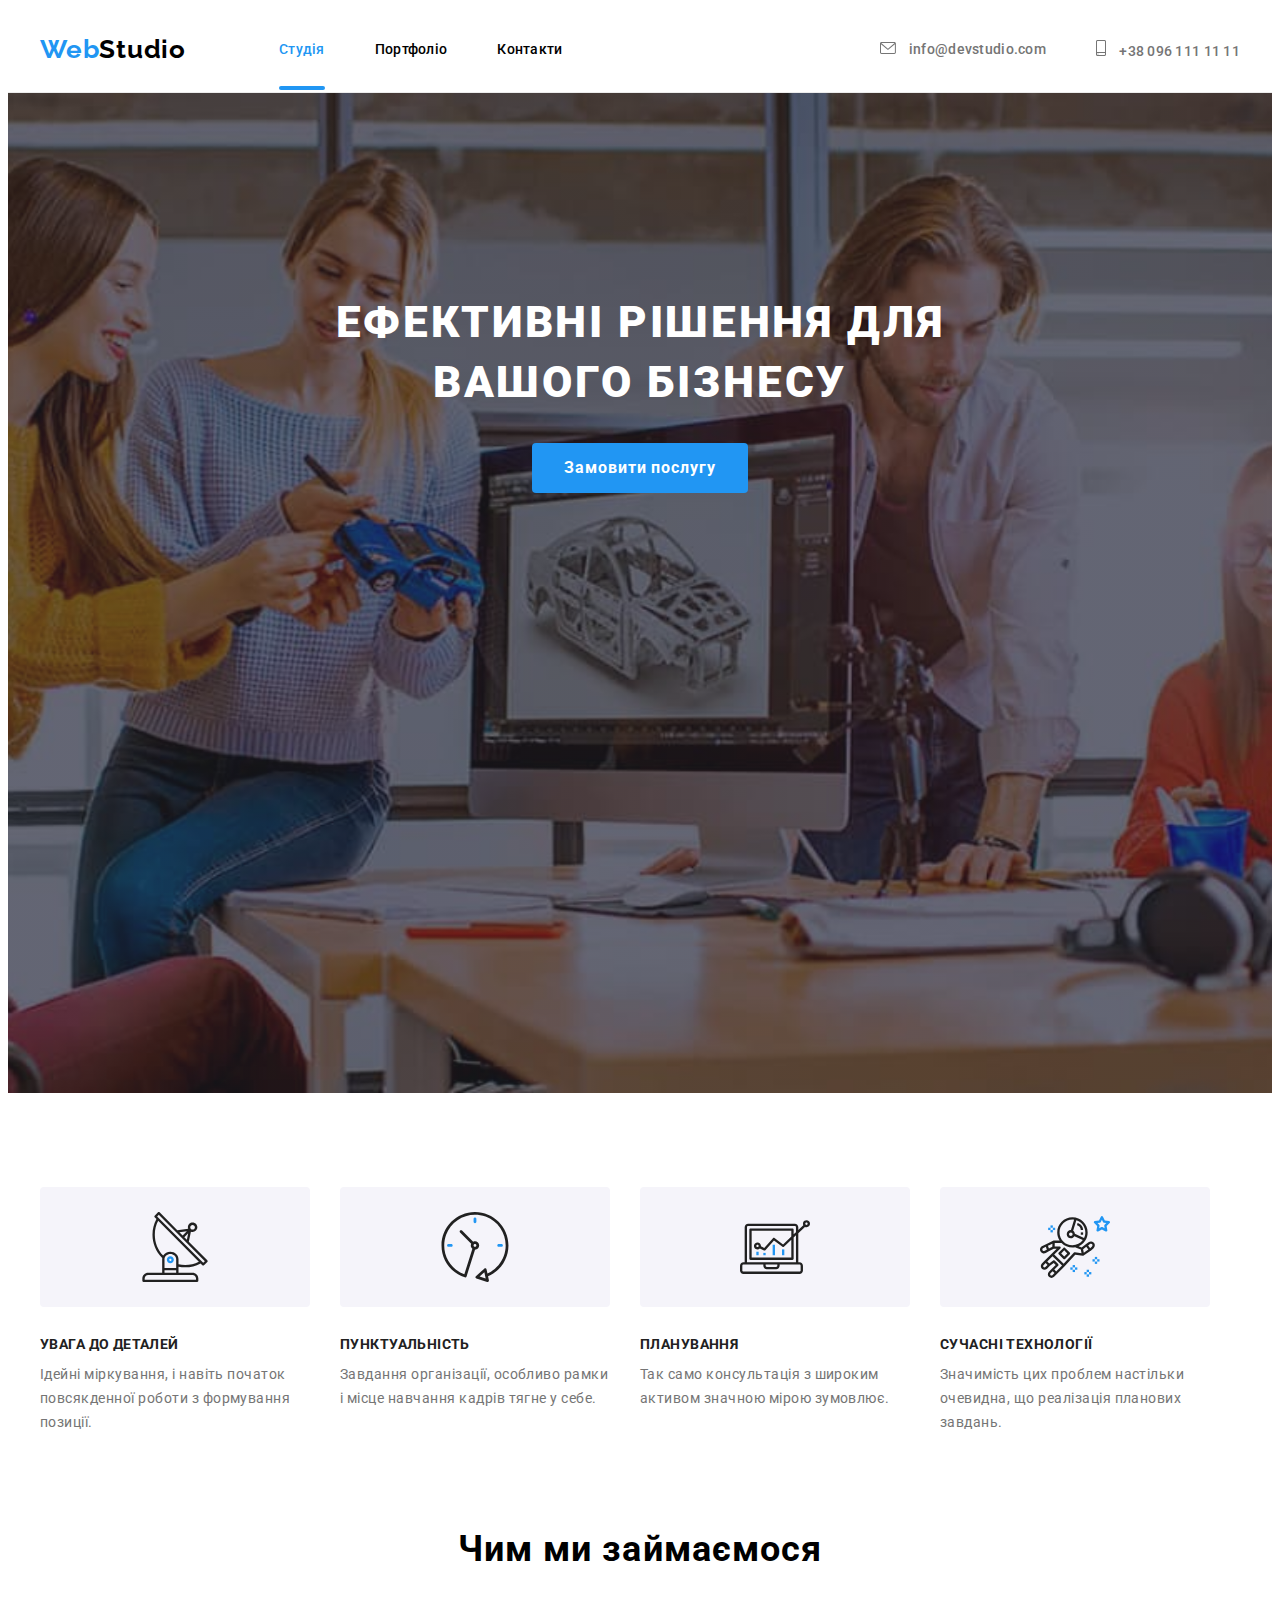
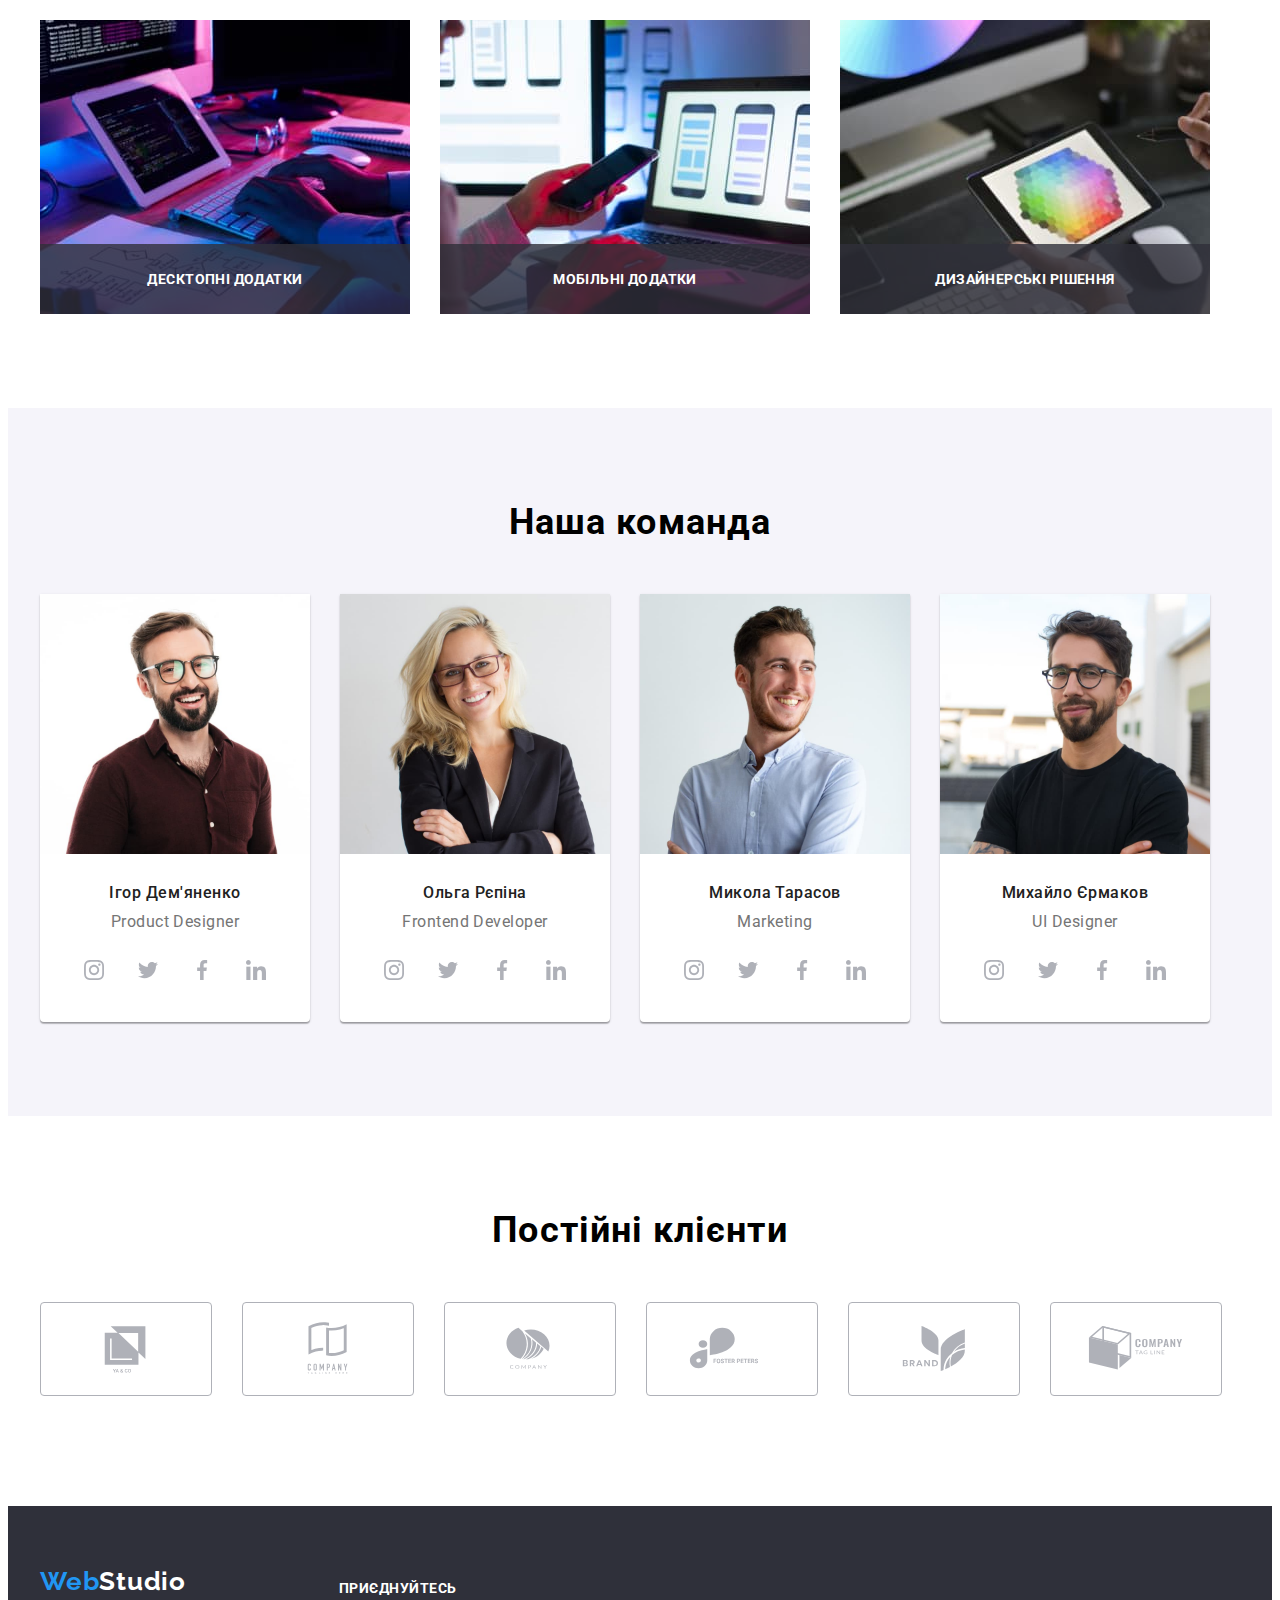
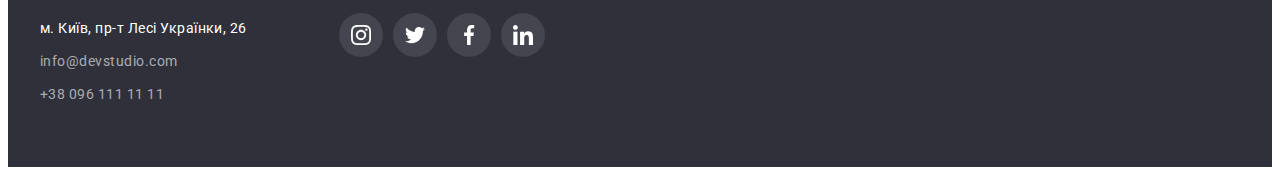
<file: index.html>
<!DOCTYPE html>
<html lang="uk">
  <head>
    <meta charset="UTF-8" />
    <meta http-equiv="X-UA-Compatible" content="IE=edge" />
    <meta name="viewport" content="width=device-width, initial-scale=1.0" />
    <title>Document</title>
    <link rel="preconnect" href="https://fonts.googleapis.com">
    <link rel="preconnect" href="https://fonts.gstatic.com" crossorigin>
    <link href="https://fonts.googleapis.com/css2?family=Raleway:wght@700&family=Roboto:wght@400;500;700;900&display=swap" rel="stylesheet">
    <link rel="stylesheet" href="https://cdnjs.cloudflare.com/ajax/libs/modern-normalize/1.1.0/modern-normalize.min.css" integrity="sha512-wpPYUAdjBVSE4KJnH1VR1HeZfpl1ub8YT/NKx4PuQ5NmX2tKuGu6U/JRp5y+Y8XG2tV+wKQpNHVUX03MfMFn9Q==" crossorigin="anonymous" referrerpolicy="no-referrer" >
    <link rel="stylesheet" href="./css/styles.css">
  </head>
  <body>
    <!--Шапка сторінки-->
    
    <header class="header border">
       <div class="container header">
          <nav class="nav-header">
             <a class="logo header" href=""><span class="accent">Web</span>Studio</a>
              <ul class="list site-nav">
               <li class="item"><a href="" class="link current">Студія</a></li>
               <li class="item"><a href="./portfolio.html" class="link " >Портфоліо</a></li>
               <li class="item"><a href="" class="link" >Контакти</a></li>
              </ul>
          </nav>
              <ul class="list connect-nav " >
                <li class="item">
                  <a href="mailto:info@devstudio.com" class="link">
                    <svg class="header-contact-icon" width="16" height="12">
                    <use href="./images/icons.svg#icon-envelope"></use>
                  </svg>
                    info@devstudio.com</a>
                </li>
                <li class="item">
                  <a href="tel:+380961111111" class="link">
                    <svg class="header-contact-icon" width="10" height="16">
                     <use href="./images/icons.svg#icon-smartphone"></use>
                  </svg> 
                    +38 096 111 11 11</a>
                </li>
              </ul>  
       </div>
    </header>
  
    <!--Унікальний контент сторінки-->
    <main>
      <section class="hero overlay">
        <div class="container">
          <h1>Ефективні рішення для вашого бізнесу</h1>
          <button data-modal-open type="button" class="button">Замовити послугу</button>
        
        </div>
      </section>
      <section class="section heading">
       <div class="container">
        <!--Прихований заголовок-->
        <h2 class="visually-hidden">Особливості</h2>
        <ul class="list features">
          <li class="style">
            <div class="icons">
              <svg
                width="70" height="70">
                <use href="./images/icons.svg#icon-antenna"></use>
              </svg>
            </div>
            <h3 class="title" >Увага до деталей</h3>
            <p  class="text">
              Ідейні міркування, і навіть початок повсякденної роботи з
              формування позиції.
            </p>
          </li>
          <li class="style">
            <div class="icons">
              <svg
               width="70" height="70">
                <use href="./images/icons.svg#icon-clock"></use>
              </svg>
            </div>
            <h3 class="title" >Пунктуальність</h3>
            <p class="text">
              Завдання організації, особливо рамки і місце навчання кадрів тягне у себе.
            </p>
          </li>
          <li class="style">
            <div class="icons">
              <svg
               width="70" height="70">
                <use href="./images/icons.svg#icon-diagram"></use>
              </svg>
            </div>
            <h3 class="title" >Планування</h3>
            <p class="text">
              Так само консультація з широким активом значною мірою зумовлює.
            </p>
          </li>
          <li class="style">
            <div class="icons">
              <svg
               width="70" height="70">
                <use href="./images/icons.svg#icon-astronaut"></use>
              </svg>
            </div>
            <h3 class="title" >Сучасні технології</h3>
            <p class="text">
              Значимість цих проблем настільки очевидна, що реалізація планових
              завдань.
            </p>
          </li>
        </ul>
       </div>
      </section>
      <section class="section">
       <div class="container">
        <h2 class="section-title">Чим ми займаємося</h2>
        <ul class="list">
          <li class="img-work">
            <div class="box-work">Десктопні додатки</div>
            <img
              src="./images/keyboard.jpg"
              alt=" робота на клавіатурі"
              width="370"
              height="294"
            />
          </li>
          <li class="img-work">
            <div class="box-work">Мобільні додатки</div>
            <img
              src="./images/phone.jpg"
              alt="робота з телефоном"
              width="370"
              height="294"
            />
          </li>
          <li class="img-work">
            <div class="box-work">Дизайнерські рішення</div>
            <img
              src="./images/tablet.jpg"
              alt="робота на планшеті"
              width="370"
              height="294"
            />
          </li>
        </ul>
       </div>
      </section>
      <!-- Наша команда -->
      <section class="team section">
       <div class="container">
        <h2 class="section-title">Наша команда</h2>
        <ul class="list">
          <li class="img-photo">
            <img
              src="./images/product.jpg"
              alt="фото Ігора Дем'яненко"
              width="270"
              height="260"
            />
           <div class="content">
            <h3 class="section-team">Ігор Дем'яненко</h3>
            <p class="section-post">Product Designer</p>
           </div>
           <!-- Socials Ігора Демяненко-->
           <div class="socials-team">
           <ul class="socials-list-team">
            <li class="socials-item">
              <a class="socials-link-team" href="#">
                <svg width="20" height="20">
                  <use href="./images/icons.svg#icon-instagram"></use>
                </svg>
              </a>
            </li>
            <li class="socials-item">
              <a class="socials-link-team" href="#">
                <svg  width="20" height="20">
                  <use href="./images/icons.svg#icon-twitter"></use>
                </svg>
              </a>
            </li>
            <li class="socials-item">
              <a class="socials-link-team" href="#">
                <svg  width="20" height="20">
                  <use href="./images/icons.svg#icon-facebook"></use>
                </svg>
              </a>
            </li>
            <li class="socials-item">
              <a class="socials-link-team" href="#">
                <svg  width="20" height="20">
                  <use href="./images/icons.svg#icon-linkedin"></use>
               </svg>
              </a>
            </li>
          </ul>
        </div>
          </li>
          <li class="img-photo">
            <img
              src="./images/frontend.jpg"
              alt="фото Ольги Рєпіної"
              width="270"
              height="260"
            />
           <div class="content">
            <h3 class="section-team">Ольга Рєпіна</h3>
            <p class="section-post">Frontend Developer</p>
           </div>
           <!-- Socials Ольга Рєпіна-->
           <div class="socials-team">
           <ul class="socials-list-team">
            <li class="socials-item">
              <a class="socials-link-team" href="#">
                <svg width="20" height="20">
                  <use href="./images/icons.svg#icon-instagram"></use>
                </svg>
              </a>
            </li>
            <li class="socials-item">
              <a class="socials-link-team" href="#">
                <svg  width="20" height="20">
                  <use href="./images/icons.svg#icon-twitter"></use>
                </svg>
              </a>
            </li>
            <li class="socials-item">
              <a class="socials-link-team" href="#">
                <svg  width="20" height="20">
                  <use href="./images/icons.svg#icon-facebook"></use>
                </svg>
              </a>
            </li>
            <li class="socials-item">
              <a class="socials-link-team" href="#">
                <svg  width="20" height="20">
                  <use href="./images/icons.svg#icon-linkedin"></use>
               </svg>
              </a>
            </li>
          </ul>
        </div>
          </li>
          <li class="img-photo">
            <img
              src="./images/marketing.jpg"
              alt="фото Миколи Тарасова"
              width="270"
              height="260"
            />
           <div class="content">
            <h3 class="section-team">Микола Тарасов</h3>
            <p class="section-post">Marketing</p>
           </div>
           <!-- Socials Микола Тарасов -->
           <div class="socials-team">
           <ul class="socials-list-team">
            <li class="socials-item">
              <a class="socials-link-team" href="#">
                <svg width="20" height="20">
                  <use href="./images/icons.svg#icon-instagram"></use>
                </svg>
              </a>
            </li>
            <li class="socials-item">
              <a class="socials-link-team" href="#">
                <svg  width="20" height="20">
                  <use href="./images/icons.svg#icon-twitter"></use>
                </svg>
              </a>
            </li>
            <li class="socials-item">
              <a class="socials-link-team" href="#">
                <svg  width="20" height="20">
                  <use href="./images/icons.svg#icon-facebook"></use>
                </svg>
              </a>
            </li>
            <li class="socials-item">
              <a class="socials-link-team" href="#">
                <svg  width="20" height="20">
                  <use href="./images/icons.svg#icon-linkedin"></use>
               </svg>
              </a>
            </li>
          </ul>
        </div>
          </li>
          <li class="img-photo">
            <img
              src="./images/designer.jpg"
              alt="фото Михайла Єрмакова"
              width="270"
              height="260"
            />
           <div class="content">
            <h3 class="section-team">Михайло Єрмаков</h3>
            <p class="section-post">UI Designer</p>
           </div>
           <!-- Socials Михайло Єрмаков-->
           <div class="socials-team">
           <ul class="socials-list-team">
            <li class="socials-item">
              <a class="socials-link-team" href="#">
                <svg width="20" height="20">
                  <use href="./images/icons.svg#icon-instagram"></use>
                </svg>
              </a>
            </li>
            <li class="socials-item">
              <a class="socials-link-team" href="#">
                <svg  width="20" height="20">
                  <use href="./images/icons.svg#icon-twitter"></use>
                </svg>
              </a>
            </li>
            <li class="socials-item">
              <a class="socials-link-team" href="#">
                <svg  width="20" height="20">
                  <use href="./images/icons.svg#icon-facebook"></use>
                </svg>
              </a>
            </li>
            <li class="socials-item">
              <a class="socials-link-team" href="#">
                <svg  width="20" height="20">
                  <use href="./images/icons.svg#icon-linkedin"></use>
               </svg>
              </a>
            </li>
          </ul>
        </div>
          </li>
        </ul>
       </div>
      </section>
      <!-- Постійні клієнти -->
      <section class="section">
        <div class="container">
          <h2 class="section-title">Постійні клієнти</h2>
              <ul class="clients-list">
                <li class="clients-item">
                  <a class="clients-link" href="#">
                    <svg width="106" height="60">
                      <use href="./images/icons.svg#icon-yaco"></use>
                    </svg>
                  </a>
                </li>
                <li class="clients-item">
                  <a class="clients-link" href="#">
                    <svg width="106" height="60">
                      <use href="./images/icons.svg#icon-tagline"></use>
                    </svg>
                  </a>
                </li>
                <li class="clients-item">
                  <a class="clients-link" href="#">
                    <svg width="106" height="60">
                      <use href="./images/icons.svg#icon-company"></use>
                    </svg>
                  </a>
                </li>
                <li class="clients-item">
                  <a class="clients-link" href="#">
                    <svg width="106" height="60">
                      <use href="./images/icons.svg#icon-foster"></use>
                    </svg>
                  </a>
                </li>
                <li class="clients-item">
                  <a class="clients-link" href="#">
                    <svg width="106" height="60">
                      <use href="./images/icons.svg#icon-brand"></use>
                    </svg>
                  </a>
                </li>
                <li class="clients-item">
                  <a class="clients-link" href="#">
                    <svg width="106" height="60">
                      <use href="./images/icons.svg#icon-company-tag"></use>
                    </svg>
                  </a>
                </li>
              </ul>
            <!-- </div> -->
        </div>
      </section>
    </main>
              <!--Підвал сторінки-->
    <footer class="footer">
      <div class="container footer-container">
        <div class="footer-contacts">
         <a class="logo" href=""><span class="accent">Web</span>Studio</a>
          <address>
            <div class="contacts">
              <ul class="address">
                <li>
                  <a  class="mapa" href="https://goo.gl/maps/CPtrU1FHBa2aNyZL9" target="_blank" rel="noopener noreferrer nofollow">м. Київ, пр-т Лесі Українки, 26</a>
                </li>
                <li class="links">
                  <a class="link" href="mailto:info@devstudio.com">info@devstudio.com</a>
                </li>
                <li class="links">
                  <a class="link" href="tel:+380961111111">+38 096 111 11 11</a>
                 </li>
               </ul>
            </div>
          </address>
           </div> 
            <!-- Socials list -->
            <div class="social">
              <b class="appeal">Приєднуйтесь</b>
              <ul class="socials-list">
                <li class="socials-item">
                  <a class="socials-link" href="#">
                    <svg width="20" height="20">
                      <use href="./images/icons.svg#icon-instagram"></use>
                    </svg>
                  </a>
                </li>
                <li class="socials-item">
                  <a class="socials-link" href="#">
                    <svg  width="20" height="20">
                      <use href="./images/icons.svg#icon-twitter"></use>
                    </svg>
                  </a>
                </li>
                <li class="socials-item">
                  <a class="socials-link" href="#">
                    <svg  width="20" height="20">
                      <use href="./images/icons.svg#icon-facebook"></use>
                    </svg>
                  </a>
                </li>
                <li class="socials-item">
                  <a class="socials-link" href="#">
                    <svg  width="20" height="20">
                      <use href="./images/icons.svg#icon-linkedin"></use>
                   </svg>
                  </a>
                </li>
              </ul>
            </div>
       </div>
    </footer>
    <!-- МОДАЛЬНЕ ВІКНО -->
    <div data-modal class="backdrop is-hidden" >
      <div class="modal">
        <button class="btn-close" type="button" data-modal-close>
          <svg class="svg-close" width="11px" height="11px">
          <use href="./images/icons.svg#icon-Vector"></use>
        </svg></button>
      </div>
    </div>
    <script src="./js/modal.js"></script>
  </body>
</html>
</file>
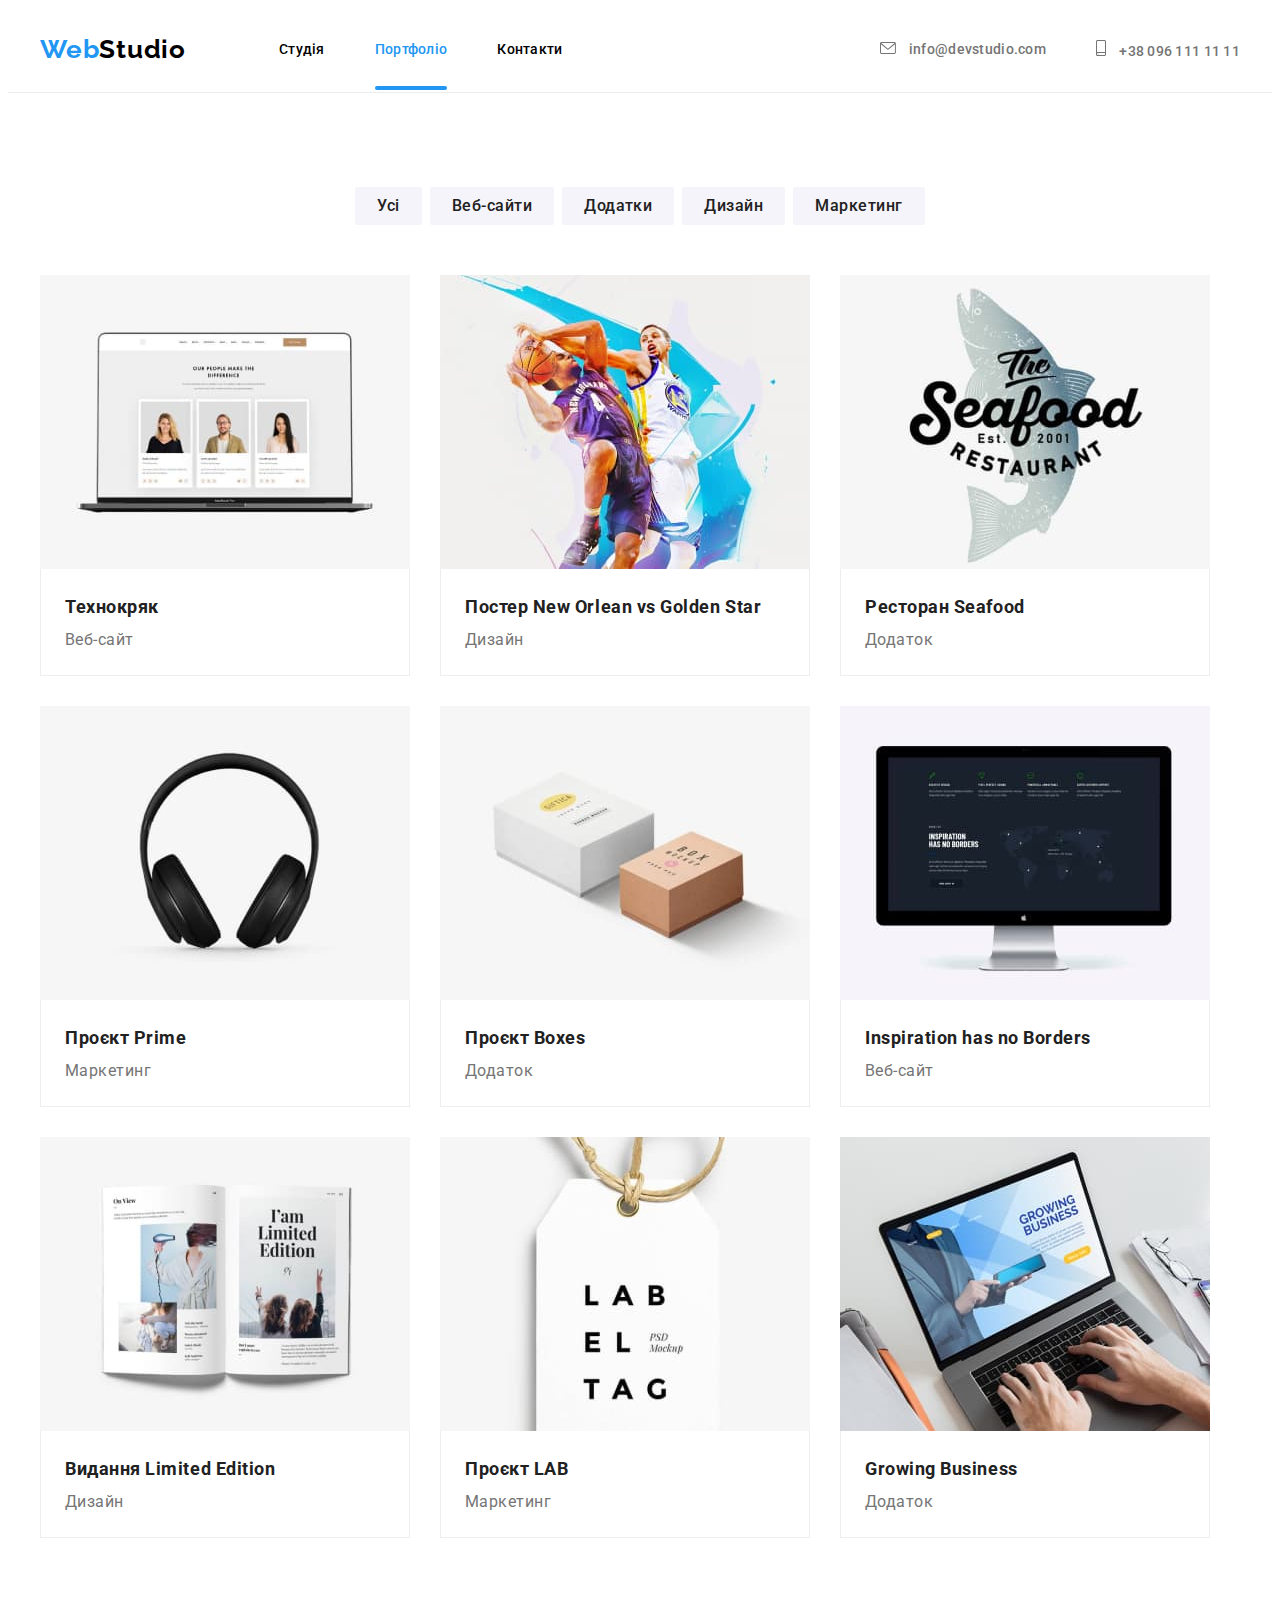
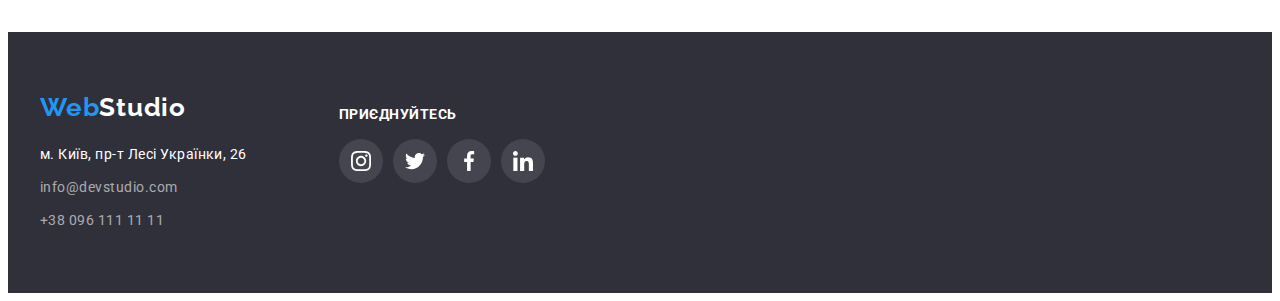
<file: portfolio.html>
<!DOCTYPE html>
<html lang="en">
<head>
    <meta charset="UTF-8">
    <meta http-equiv="X-UA-Compatible" content="IE=edge">
    <meta name="viewport" content="width=device-width, initial-scale=1.0">
    <title>Portfolio</title>
    <link rel="preconnect" href="https://fonts.googleapis.com">
    <link rel="preconnect" href="https://fonts.gstatic.com" crossorigin>
    <link href="https://fonts.googleapis.com/css2?family=Raleway:wght@700&family=Roboto:wght@400;500;700&display=swap" rel="stylesheet">
    <link rel="stylesheet" href="https://cdnjs.cloudflare.com/ajax/libs/modern-normalize/1.1.0/modern-normalize.min.css" integrity="sha512-wpPYUAdjBVSE4KJnH1VR1HeZfpl1ub8YT/NKx4PuQ5NmX2tKuGu6U/JRp5y+Y8XG2tV+wKQpNHVUX03MfMFn9Q==" crossorigin="anonymous" referrerpolicy="no-referrer" >
    <link rel="stylesheet" href="./css/styles.css">
</head>
<body>
    <!--Шапка сторінки-->
    
    <header class="header border">
      <div class="container header">
        <nav class="nav-header">
          <a class="logo header" href=""><span class="accent">Web</span>Studio</a>
          <ul class="list site-nav">
            <li class="item"><a href="./index.html" class="link">Студія</a></li>
            <li class="item"><a href="./portfolio.html" class="link current" >Портфоліо</a></li>
            <li class="item"><a href="" class="link" >Контакти</a></li>
          </ul>
        </nav>
        <ul class="list connect-nav " >
          <li class="item">
            <a href="" class="link">
              <svg class="header-contact-icon"
                width="16" height="12">
                <use href="./images/icons.svg#icon-envelope"></use>
            </svg>
              info@devstudio.com</a>
          </li>
          <li class="item">
            <a href="" class="link">
              <svg class="header-contact-icon"
                 width="10" height="16">
                  <use href="./images/icons.svg#icon-smartphone"></use>
            </svg> 
              +38 096 111 11 11</a>
          </li>
        </ul>
      </div>
    </header>
    
      <!--Унікальний контент сторінки-->
      <main>
        <section class="section">
          <div class="container">
             <h1 class="visually-hidden">Портфоліо</h1>
              <ul class="list portfolio">
                <li class="item-btn"><button type="button" class="btn">Усі</button></li>
                <li class="item-btn"><button type="button" class="btn">Веб-сайти</button></li>
                <li class="item-btn"><button type="button" class="btn">Додатки</button></li>
                <li class="item-btn"><button type="button" class="btn">Дизайн</button></li>
                <li class="item-btn"><button type="button" class="btn">Маркетинг</button></li>
              </ul>
            <ul class="gallery">
                <li class="element">
                  <a class="work-link" href="">
                    <div class="img-overlay">
                      <img src="./images/technokriak.jpg" alt="Дві жінки та один чоловік посміхаються">
                      <div class="features-card-overlay">
                        <p class="portfolio-overlay">
                         Ресурс пропонує комплексні пропозиції з різним рівнем функціоналу та сервісів. Все це дозволить відвідувачу отримати вичерпні відомості про компанію чи приватну особу.
                        </p> 
                      </div>
                    </div>
                 
                    <div class="flex-border">
                      <h2 class="gallery-title">Технокряк</h2>
                      <p class="gallery-desc">Веб-сайт</p>
                    </div>
                  </a>
                </li>
                <li class="element">
                  <a class="work-link" href="">
                    <div class="img-overlay">
                      <img src="./images/poster.jpg" alt="Два чоловіка з мячем грають в баскетбол">
                      <div class="features-card-overlay">
                        <p class="portfolio-overlay">
                          Ресурс пропонує комплексні пропозиції з різним   рівнем функціоналу та сервісів. Все це дозволить відвідувачу отримати вичерпні відомості про компанію чи приватну особу.
                        </p> 
                      </div>
                    </div>
                    <div class="flex-border">
                    <h2 class="gallery-title">Постер New Orlean vs Golden Star</h2>
                    <p class="gallery-desc">Дизайн</p>
                    </div>
                 </a>
                </li>
                <li class="element" >
                  <a class="work-link" href="">
                    <div class="img-overlay">
                      <img src="./images/restaurant.jpg" alt="">
                      <div class="features-card-overlay">
                        <p class="portfolio-overlay">
                          Ресурс пропонує комплексні пропозиції з різним   рівнем функціоналу та сервісів. Все це дозволить відвідувачу отримати вичерпні відомості про компанію чи приватну особу.
                        </p> 
                      </div>
                    </div>
                    <div class="flex-border">
                    <h2 class="gallery-title">Ресторан Seafood</h2>
                    <p class="gallery-desc">Додаток</p>
                    </div>
                 </a>
                </li>
                <li class="element">
                  <a class="work-link" href="">
                    <div class="img-overlay">
                      <img src="./images/prime.jpg" alt="чорні навушники">
                      <div class="features-card-overlay">
                        <p class="portfolio-overlay">
                          Ресурс пропонує комплексні пропозиції з різним   рівнем функціоналу та сервісів. Все це дозволить відвідувачу отримати вичерпні відомості про компанію чи приватну особу.
                        </p> 
                      </div>
                    </div>
                    <div class="flex-border">
                    <h2 class="gallery-title">Проєкт Prime</h2>
                    <p class="gallery-desc">Маркетинг</p>
                    </div>
                 </a>
                </li>
                <li class="element">
                  <a class="work-link" href="">
                    <div class="img-overlay">
                      <img src="./images/boxes.jpg" alt="Дві коробки біла велика та коричнева поменше">
                      <div class="features-card-overlay">
                        <p class="portfolio-overlay">
                          Ресурс пропонує комплексні пропозиції з різним   рівнем функціоналу та сервісів. Все це дозволить відвідувачу отримати вичерпні відомості про компанію чи приватну особу.
                        </p> 
                      </div>
                    </div>
                    <div class="flex-border">
                    <h2 class="gallery-title">Проєкт Boxes</h2>
                    <p class="gallery-desc">Додаток</p>
                    </div>
                  </a>
                </li>
                <li class="element" >
                  <a class="work-link" href="">
                    <div class="img-overlay">
                      <img src="./images/inspiration.jpg" alt="Чорний окремий монітор з білими надписами">
                      <div class="features-card-overlay">
                        <p class="portfolio-overlay">
                          Ресурс пропонує комплексні пропозиції з різним   рівнем функціоналу та сервісів. Все це дозволить відвідувачу отримати вичерпні відомості про компанію чи приватну особу.
                        </p> 
                      </div>
                    </div>
                    <div class="flex-border">
                    <h2 class="gallery-title">Inspiration has no Borders</h2>
                    <p class="gallery-desc">Веб-сайт</p>
                    </div>
                  </a>
                </li>
                <li class="element">
                  <a class="work-link" href="">
                    <div class="img-overlay">
                      <img src="./images/journal.jpg" alt="Відкритий журнал з картинками">
                      <div class="features-card-overlay">
                        <p class="portfolio-overlay">
                          Ресурс пропонує комплексні пропозиції з різним   рівнем функціоналу та сервісів. Все це дозволить відвідувачу отримати вичерпні відомості про компанію чи приватну особу.
                        </p> 
                      </div>
                    </div>
                    <div class="flex-border">
                    <h2 class="gallery-title">Видання Limited Edition</h2>
                    <p class="gallery-desc">Дизайн</p>
                    </div>
                  </a>
                </li>
                <li class="element">
                  <a class="work-link" href="">
                    <div class="img-overlay">
                      <img src="./images/lab.jpg" alt="Біла підвіска на волокнистому шнурку" >
                      <div class="features-card-overlay">
                        <p class="portfolio-overlay">
                          Ресурс пропонує комплексні пропозиції з різним   рівнем функціоналу та сервісів. Все це дозволить відвідувачу отримати вичерпні відомості про компанію чи приватну особу.
                        </p> 
                      </div>
                    </div>
                    <div class="flex-border">
                    <h2 class="gallery-title">Проєкт LAB</h2>
                    <p class="gallery-desc">Маркетинг</p>
                    </div>
                  </a>
                </li>
                <li class="element" >
                  <a class="work-link" href="">
                    <div class="img-overlay">
                      <img src="./images/growing.jpg" alt="Кисті рук людини на клавіатурі ноутбука">
                      <div class="features-card-overlay">
                        <p class="portfolio-overlay">
                          Ресурс пропонує комплексні пропозиції з різним   рівнем функціоналу та сервісів. Все це дозволить відвідувачу отримати вичерпні відомості про компанію чи приватну особу.
                        </p> 
                      </div>
                    </div>
                    <div class="flex-border">
                    <h2 class="gallery-title">Growing Business</h2>
                    <p class="gallery-desc">Додаток</p>
                    </div>
                  </a>
                </li>
            </ul>
          </div>
        </section>



      </main>
      <!--Підвал сторінки-->
    <footer class="footer">
      <div class="container footer-container">
         <div class="footer-contacts">
           <a class="logo" href=""><span class="accent">Web</span>Studio</a>
            <address>
            <div class="contacts">
              <ul class="address">
                 <li>
                   <a  class="mapa" href="https://goo.gl/maps/CPtrU1FHBa2aNyZL9" target="_blank" rel="noopener noreferrer nofollow">м. Київ, пр-т Лесі Українки, 26</a>
                 </li>
                 <li class="links">
                   <a class="link" href="mailto:info@devstudio.com">info@devstudio.com</a>
                  </li>
                 <li class="links"><a class="link" href="tel:+380961111111">+38 096 111 11 11</a>
                </li>
              </ul>
           </div>
         </address>
       </div>
          <!-- Socials list -->
          <div class="social">
            <b class="appeal">Приєднуйтесь</b>
            <ul class="socials-list">
              <li class="socials-item">
                <a class="socials-link" href="#">
                  <svg width="20" height="20">
                    <use href="./images/icons.svg#icon-instagram"></use>
                  </svg>
                </a>
              </li>
              <li class="socials-item">
                <a class="socials-link" href="#">
                  <svg  width="20" height="20">
                    <use href="./images/icons.svg#icon-twitter"></use>
                  </svg>
                </a>
              </li>
              <li class="socials-item">
                <a class="socials-link" href="#">
                  <svg  width="20" height="20">
                    <use href="./images/icons.svg#icon-facebook"></use>
                  </svg>
                </a>
              </li>
              <li class="socials-item">
                <a class="socials-link" href="#">
                  <svg  width="20" height="20">
                    <use href="./images/icons.svg#icon-linkedin"></use>
                 </svg>
                </a>
              </li>
            </ul>
          </div>
      </div>
    </footer>
</body>
</html>
</file>
<file: css/styles.css>
/* Стилі для index.html */

/*Основний колір #757575 */
/*Другорядний колір #212121*/
/*Білий #ffffff*/
/*Акцент #2196F3*/
/*Основний колір фону #F5F5F5*/
/* body {
color: #757575 ;
background-color:#F5F5F5 ;
} */

:root{
    --primary-text-color:#757575;
    --title-text-color:#212121;
    --accent-color: #2196F3;
    --primary-white-color:#ffffff;
    --primary-black-color:#000000;
    --hero-background-color:#2F303A;
    --accent-background-color:#2196F3;
    --background-our-team: #F5F4FA;    

} 

body{
    background: #FFFFFF;
    font-family: 'Roboto', sans-serif;
}

/* Утилиты */
 
.list{
    padding: 0;
    margin: 0;
    list-style: none;
    
    display: flex; 
}

/*logo*/
.logo{
    color: var(--primary-black-color);
    text-decoration: none;
    font-family: 'Raleway', sans-serif ;
    letter-spacing: 0.03em;
    font-weight: 700;
    font-size: 26px;
    line-height: 1.2;  
}

.logo.header{
    padding-top: 24px;    
}

.border{
    border-bottom: 1px solid #ECECEC;
}

.accent{
    color: var(--accent-color) ;
}


/*Site nav*/

.nav-header{
    display: flex;
    
}

.site-nav{
    display: flex;
    margin-left: 93px;
} 


.site-nav .item +.item,
.connect-nav .item +.item{
    margin-left: 50px;
}

.site-nav .link{
    color: var(--primary-black-color);
    font-family: 'Roboto', sans-serif;
    text-decoration: none;
    letter-spacing: 0.02em;
    font-weight: 500;
    font-size: 14px;
    line-height: 1.14;

    padding-top: 32px;
    padding-bottom: 32px;
}

.site-nav .link:hover,
.site-nav .link:focus{
    color: var(--accent-color); 
}

.site-nav .link.current{
    color: var(--accent-color);
    position: relative;
}

.site-nav .link.current::after{
    position: absolute;
    bottom: 0;
    left: 0;
    display: block;
    content: '';
    height: 4px;
    width: 100%;
    background-color: var(--accent-color);
    border-radius: 2px;
}



/* Connect-nav */
.connect-nav{
    display: flex;
    margin-left: auto;
    align-items: center;
    justify-content: center;
}

.connect-nav .link{
    color: var(--primary-text-color);  
    font-family: 'Roboto', sans-serif;
    text-decoration: none;
    letter-spacing: 0.02em;
    font-weight: 500;
    font-size: 14px;
    line-height: 1.14;
      
    padding-top: 32px;
    padding-bottom: 32px;

}

.link:hover,
.link:focus
{ 
    color: var(--accent-color);
}

.header-contact-icon{
    fill:var(--primary-text-color);
    margin-right: 10px;
}

.header-contact-icon:hover,
.header-contact-icon:focus{
    fill: currentColor;
}

/* Функція розподілу часу для анімаціі */

.link,
.socials-link-team,
.clients-link,
.socials-link,
.btn,
.flex-border,
li.clients-item
{ 
    transition-duration: 250ms;
    transition-timing-function: cubic-bezier(0.4, 0, 0.2, 1);
}


/*Hero*/
.hero{
    color: var(--primary-white-color);
    
    text-align: center;
    margin-bottom: 0;
    padding: 200px 0;
}

h1 {
    color: var(--primary-white-color);  
    letter-spacing: 0.06em;
    font-weight: 900;
    font-size: 44px;
    line-height: 1.36;
    
    text-transform: uppercase;
    
    width: 696px;

    margin: auto;
    margin-bottom: 30px;
    padding: 0;
    
}

.button{
    font-family: 'Roboto', sans-serif;
    color: var(--primary-white-color); 
    background-color: var(--accent-background-color); 
    border-style: none;
    border-radius: 4px;
    letter-spacing: 0.06em;
    font-weight: 700;
    font-size: 16px;
    line-height: 1.87;
    display: flex;
    align-items: center;
    
    display: inline-block;
    padding: 10px 32px;
    min-width: 216px;

    cursor: pointer;
    
} 

/* Overlay */
.overlay{
    height: 600px;
    max-width: 1600px;
    margin-left: auto;
    margin-right: auto;
    background-image: linear-gradient(rgba(47,48,58,0.4),rgba(47,48,58,0.4)),url(../images/header.jpg);
    background-repeat: no-repeat;
    background-position:center;
    background-size:cover;
    background-color:#C4C4C4; 
}

/*  МОДАЛЬНЕ ВІКНО*/
.backdrop{
    position: fixed;
    top: 0;
    left: 0;
    width: 100%;
    height: 100%;
    background-color:rgba(0, 0, 0, 0.1) ;
    opacity: 1;

    transition: opacity 250ms cubic-bezier(0.4, 0, 0.2, 1);
}

.backdrop.is-hidden{
    opacity: 0;
    pointer-events: none;
    
}

.backdrop.is-hidden .modal{
    transform: translate(-50%,-50%) scale(0.9);
}

.modal{
    position: absolute;
    top: 50%;
    left: 50%;
    padding: 15px;
     
    height: 100%;
    max-height: 581px;
    max-width: 528px;
    width: 100%;
    background-color:var(--primary-white-color);

    transform: translate(-50%,-50%) scale(1); 

    transition: transform 250ms cubic-bezier(0.4, 0, 0.2, 1);
}

.btn-close{
    position: absolute;
    margin-top: 8px;
    margin-right: 8px;
    top: 0;
    right: 0;
    height: 30px;
    width: 30px;
    background-color: var(--primary-white-color);
    border-radius: 50%; 
    border: 1px solid rgba(0, 0, 0, 0.1);
    padding: 0;

    cursor: pointer;
}

.svg-close{
    position: absolute;
    transform: translate(-50%,-50%);
}

/*Section*/

 .visually-hidden {
    
    position: absolute;
      white-space: nowrap;
      width: 1px;
      height: 1px;
      overflow: hidden;
      border: 0;
      padding: 0;
      clip: rect(0 0 0 0);
      clip-path: inset(50%);
      margin: -1px;

      margin-top:0;    
  } 

  .title{
    font-size: 14px;
    line-height: 1.14;
    letter-spacing: 0.03em;
    text-transform: uppercase;

    margin: 0 0 10px 0;
    
  }

  .text{
    font-size: 14px;
    line-height: 1.71;

    margin-top: 0;
    margin-bottom: 0;
    width: 270px;
  }

  .section{
    letter-spacing: 0.03em;
    padding-bottom: 94px;
    padding-top: 94px; 
  }

  .heading{
    padding-bottom: 0;
  }

  .section-title{
    margin: 0 ;

    font-size: 36px;
    line-height: 1.16;
    text-align: center;
    letter-spacing: 0.03em;

    margin-bottom: 50px;

  }

 
.features{
    display: flex;   
  }

.style{
    margin-right: 30px;  
 }

  .style:nth-child(4n){
 margin-right: 0;
  }

.features .title{
    color: var(--title-text-color);   
}

.features .text{
    color: var(--primary-text-color);  
}

.img-work,
.img-photo{
    margin-right: 30px;
}

.img-work:last-child,
.img-photo:last-child{
    margin-right: 0;
}

.img-photo{
    border-radius: 0px 0px 4px 4px;
    box-shadow: 0px 1px 3px rgba(0, 0, 0, 0.12), 0px 1px 1px rgba(0, 0, 0, 0.14), 0px 2px 1px rgba(0, 0, 0, 0.2);
    background-color: var(--primary-white-color);
}

/* Позиціонування надпису на фото */

.img-work{
    position: relative;
}

.box-work{
    position: absolute;
    bottom: 0;

    width: 370px;
    height: 70px;
    background-color: rgba(47, 48, 58, 0.8);

    color: #FFFFFF;
    text-transform: uppercase;
    font-size: 14px;
    line-height: 1.17;
    font-weight: 700;
    letter-spacing: .03em;

    display: flex;
    justify-content: center;
    align-items: center;
}

/* Векторні зображеня другої секції */

.icons{
    width: 270px;
    height: 120px;
    display: flex;
    content: "";
    background-color: #F5F4FA;
    border-radius: 4px;
    margin-bottom: 30px;
    justify-content: center;
    align-items: center;
} 


/* Наша команда */

.team{
    background-color: var(--background-our-team);
    letter-spacing: 0.03em;
}

.section-team{
    color: var(--title-text-color);
    font-weight: 500;
    font-size: 16px;
    line-height: 1.18;
    text-align: center;
    letter-spacing: 0.03em;

    margin: 0 0 0 0;
    padding-bottom: 10px;
    
    
}

.section-post{
    color: var(--primary-text-color);
    font-size: 16px;
    line-height: 1.18;
    text-align: center;
    letter-spacing: 0.03em;
    
    margin: 0 0 0 0;

}

.content{
    padding-top: 30px;
    padding-bottom: 16px;
    
}


.socials-link-team{
    fill:#AFB1B8;  
    display: flex;
    align-items: center;
    justify-content: center;
    width: 100%;
    height: 100%;
    border-radius: 50%;

}

.socials-list-team{
    list-style: none;
    display: flex;
    gap: 10px;
    padding:0 0 30px 0;
    justify-content: center;
    
}

/* Постійні клієнти */

.clients-list{
    list-style: none;
    display: flex;
    gap: 30px;
    padding: 0;
       
}

.clients-item{
    width: 170px;
    height: 92px;
    border: 1px solid #AFB1B8 ;
    border-radius: 4px;
   
}

.clients-link{
    display: flex;
    align-items: center;
    justify-content: center;
    width: 100%;
    height: 100%; 
    fill: #AFB1B8;  
    
}

.clients-link:hover,
.clients-link:focus{
    fill:var(--accent-color) ; 
}

.clients-item:hover, 
.clients-item:focus{
    fill:var(--accent-color) ; 
    border: 1px solid #2196F3 ;
      
}


/*Footer*/

.footer{
    color: var(--primary-white-color);
    background-color: var(--hero-background-color);
    letter-spacing: 0.03em;

    padding: 60px 0;

}

.footer .logo{
    color: var(--primary-white-color);

    display: inline-block;
    padding-top: 0;

} 


.address .mapa{
    color: var(--primary-white-color);
    text-decoration: none;
    font-style: normal;
    font-size: 14px;
    line-height: 1.71;

   
}

.address .link{
    color: rgba(255, 255, 255, 0.6);
    font-style: normal;
    text-decoration: none;
    font-size: 14px;
    line-height: 1.71;
}

.address .links{
    margin-top: 9px;
}

.address{
    padding: 0;
    margin: 0;
    list-style: none;

}

.contacts{
    padding-top: 20px;
}

/* Socials in footer*/

.social{
margin-left: 92px;
margin-top: 12px;
}

.appeal{
    text-transform: uppercase;
    font-style: normal;
    line-height: 1.2;
    font-weight: 700;
    font-size: 14px;
}
.socials-list{
    list-style: none;
    display: flex;
    gap: 10px;
    padding: 0;
       
}

.socials-item{
    width: 44px;
    height: 44px;
    
}

.socials-link{
    display: flex;
    align-items: center;
    justify-content: center;
    width: 100%;
    height: 100%;
    background: rgba(255, 255, 255, 0.1);
    fill: var(--primary-white-color);
    border-radius: 50%;

}
.socials-link-team:hover,
.socials-link-team:focus,
.socials-link:hover,
.socials-link:focus
{
    background:var(--accent-color) ;
    fill:var(--primary-white-color) ;
}

.footer-container{
   display: flex;
}





/* Стилі для портфоліо */

.portfolio .btn{
    font-family: 'Roboto', sans-serif;
    list-style: none;
    color: var(--title-text-color);
    background-color: var(--background-our-team);
    border-style: none;
    border-radius: 2px;
    font-weight: 500;
    font-size: 16px;
    line-height: 1.62;
    text-align: center;
    letter-spacing: 0.03em;

    padding: 6px 22px;

    cursor: pointer;
    
}

.item-btn:not(:last-child){
    margin-right: 8px;
}


.portfolio .btn:hover,
.portfolio .btn:focus{
    color: var(--primary-white-color);
    background-color: var(--accent-background-color);     
    box-shadow: 0 4px 4px 0 rgba(0, 0, 0, 0.25); 

} 
.portfolio{
    justify-content: center;
}

.gallery{
    display: flex;
    flex-wrap: wrap;
    margin: 50px 0 0;
    padding: 0;
    
    list-style: none;
}

.flex-border{

 border-right: 1px solid #EEEEEE;
 border-bottom: 1px solid #EEEEEE;
 border-left: 1px solid #EEEEEE;
 padding: 20px 24px;
}

.element{
    margin-right: 30px;
    margin-bottom: 30px;
    width: calc(100%-60px) / 3;

    text-decoration: none;

 }

.element:nth-child(3n){
    margin-right: 0;

} 

.element:nth-last-child(-n+3){
    margin-bottom: 0;
} 

.element:hover,
.element:focus{
    box-shadow: 0 4px 4px 0 rgba(0, 0, 0, 0.25); 

} 


 /* Overlay для карток портфоліо */

 .img-overlay{
    position: relative;
    overflow: hidden;
 }
 
.features-card-overlay{
    position: absolute;
    
    top: 0;
    left: 0;
    width: 100%;
    height: 100%;
    transform: translateY(100%);

    transition-property: transform;
    transition-duration: 250ms;
    transition-timing-function: cubic-bezier(0.4, 0, 0.2, 1);

    padding: 63px 24px;
    font-size: 18px;
    line-height: 1.55;
    letter-spacing: 0.03em;
    background-color: rgba(33, 150, 243, 0.9);
    color: var(--primary-white-color);

}

.element:hover .features-card-overlay{
    transform: translateY(0);
}

.gallery .work-link{
    text-decoration: none;
}





.gallery-title{
    color: var(--title-text-color);
    font-size: 18px;
    line-height: 2;
    letter-spacing: 0.03em;
}

.gallery-desc{
    color: var(--primary-text-color);
    font-size: 16px;
    line-height: 1.87;
    letter-spacing: 0.03em;
}

/* Блокова модель */
.container{
    margin-left: auto;
    margin-right: auto;
    width: 1200px;
    
    padding-left: 15px;
    padding-right: 15px;
    
}

.container.header{
    display: flex;
    align-items: center;
       
}


.link{
    display: inline-block;

    font-family: 'Roboto', sans-serif;

}

element.style{
    text-align: center;
}

.h1,
h2,
h3,
h4,
p {
	margin: 0;
}


img {
    display: block;
    max-width: 100%;
    height: auto;

}
</file>
